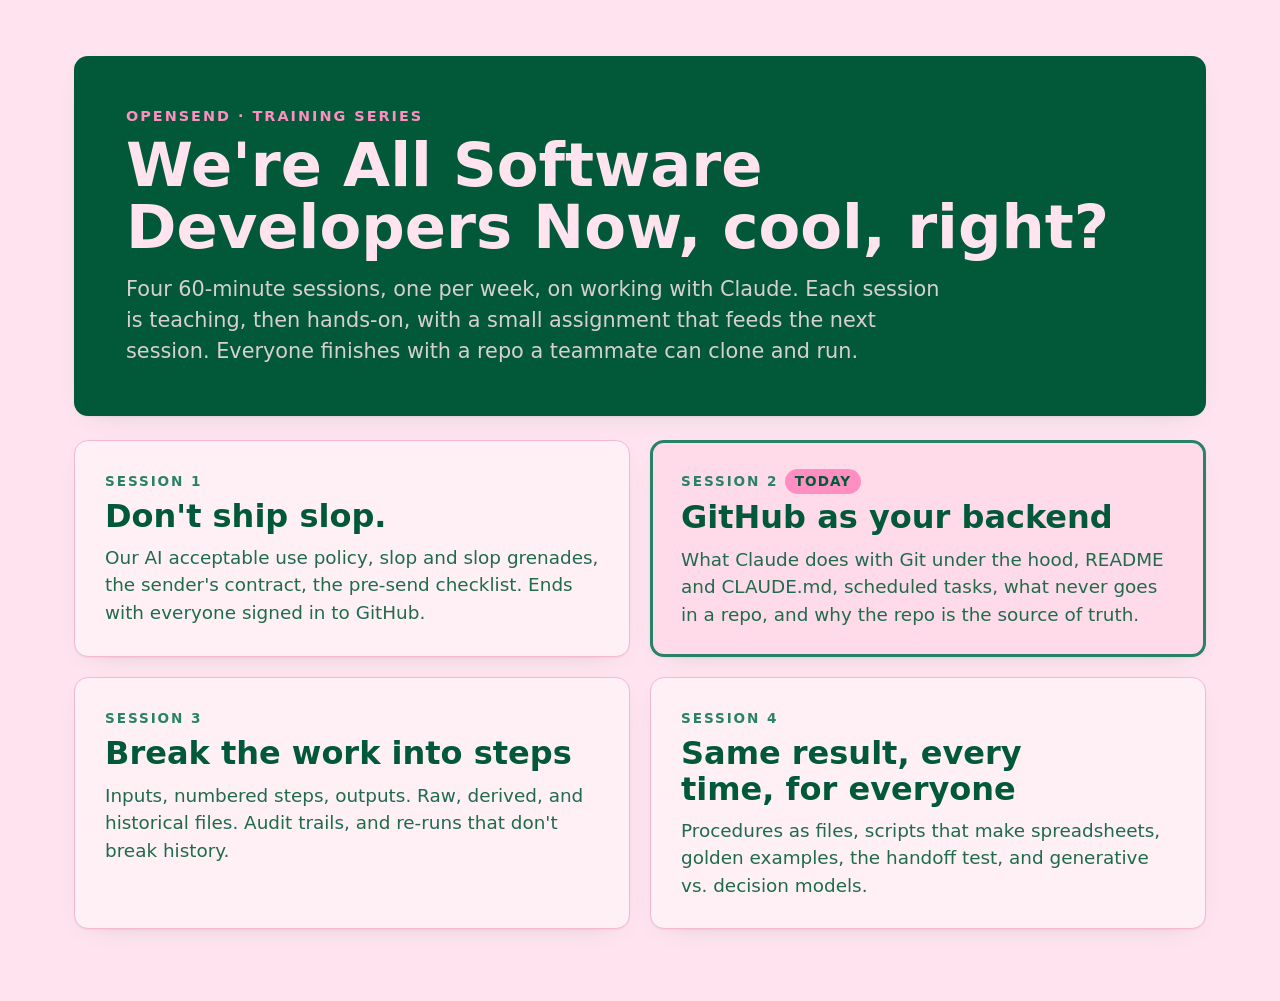
<file: slides/index.html>
<!doctype html>
<html lang="en">
<head>
<meta charset="utf-8">
<meta name="viewport" content="width=device-width, initial-scale=1">
<title>We're All Software Developers Now, cool, right?</title>
<link rel="stylesheet" href="deck.css?v=2026-11-20">
</head>
<body>
<main class="index-wrap">
  <header class="index-head">
    <span class="eyebrow">Opensend · Training series</span>
    <h1>We're All Software Developers Now, cool, right?</h1>
    <p>Four 60-minute sessions, one per week, on working with Claude. Each session is teaching, then hands-on, with a small assignment that feeds the next session. Everyone finishes with a repo a teammate can clone and run.</p>
  </header>

  <ul class="session-list">
    <li><a href="session-01.html">
      <span class="eyebrow">Session 1</span>
      <h2>Don't ship slop.</h2>
      <p>Our AI acceptable use policy, slop and slop grenades, the sender's contract, the pre-send checklist. Ends with everyone signed in to GitHub.</p>
    </a></li>
    <li><a href="session-02.html" class="today">
      <span class="eyebrow">Session 2 <span class="today-tag">Today</span></span>
      <h2>GitHub as your backend</h2>
      <p>What Claude does with Git under the hood, README and CLAUDE.md, scheduled tasks, what never goes in a repo, and why the repo is the source of truth.</p>
    </a></li>
    <li><a href="session-03.html">
      <span class="eyebrow">Session 3</span>
      <h2>Break the work into steps</h2>
      <p>Inputs, numbered steps, outputs. Raw, derived, and historical files. Audit trails, and re-runs that don't break history.</p>
    </a></li>
    <li><a href="session-04.html">
      <span class="eyebrow">Session 4</span>
      <h2>Same result, every time, for everyone</h2>
      <p>Procedures as files, scripts that make spreadsheets, golden examples, the handoff test, and generative vs. decision models.</p>
    </a></li>
  </ul>

</main>
</body>
</html>
</file>
<file: slides/deck.css>
/*
  Slide deck styles for We're All Software Developers Now.
  Pink and green theme: pink ground and cards, green type,
  green bands with pink type, one hot-pink accent.
  Self-contained: no web fonts, no external requests.
*/
:root{
  color-scheme:light;
  --ground:#ffe4ef; --ground-2:#ffd3e4; --card:#fff0f6; --card-2:#ffdcea;
  --ink:#0b4d33; --ink-2:#1f6b4c; --ink-3:#3d7a60;
  --green:#288364; --green-dark:#025939; --green-light:#059765;
  --band:#156b4b; --lime:#ff8fc0; --lime-dark:#f26aa8; --on-green:#ffe4ef;
  --border:#f5b8d0; --border-soft:#fbd0e1;
  --shadow:0 1px 2px rgba(28,28,28,.05), 0 8px 28px -18px rgba(2,89,57,.28);
  --radius:14px;
  /* "Opensend" watermark behind every slide: green on light slides, pink on green slides, 14% opacity */
  --wm-light:url("data:image/svg+xml,%3Csvg xmlns='http://www.w3.org/2000/svg' width='260' height='140' viewBox='0 0 260 140'%3E%3Cg font-family='Inter,system-ui,-apple-system,Helvetica,Arial,sans-serif' font-weight='800' font-size='26' fill='%23288364' opacity='.14'%3E%3Ctext x='8' y='52' transform='rotate(-15 8 52)'%3EOpensend%3C/text%3E%3Ctext x='136' y='122' transform='rotate(-15 136 122)'%3EOpensend%3C/text%3E%3C/g%3E%3C/svg%3E");
  --wm-dark:url("data:image/svg+xml,%3Csvg xmlns='http://www.w3.org/2000/svg' width='260' height='140' viewBox='0 0 260 140'%3E%3Cg font-family='Inter,system-ui,-apple-system,Helvetica,Arial,sans-serif' font-weight='800' font-size='26' fill='%23ffe4ef' opacity='.14'%3E%3Ctext x='8' y='52' transform='rotate(-15 8 52)'%3EOpensend%3C/text%3E%3Ctext x='136' y='122' transform='rotate(-15 136 122)'%3EOpensend%3C/text%3E%3C/g%3E%3C/svg%3E");
  /* one slide unit: 1% of the slide width, whatever the window shape */
  --u:min(1vw, 1.6vh);
  --display:'Darker Grotesque','Inter',system-ui,-apple-system,'Segoe UI',Roboto,Helvetica,Arial,sans-serif;
  --body:'Inter','Inter var',system-ui,-apple-system,'Segoe UI',Roboto,Helvetica,Arial,sans-serif;
  --mono:ui-monospace,'SF Mono',Menlo,Consolas,monospace;
}
*{box-sizing:border-box}
html{-webkit-text-size-adjust:100%}
body{
  margin:0;background:var(--ground);color:var(--ink);
  font-family:var(--body);line-height:1.5;
  -webkit-font-smoothing:antialiased;text-rendering:optimizeLegibility;
}
h1,h2,h3{font-family:var(--display);color:var(--ink);text-wrap:balance;margin:0}
p{margin:0}
strong{font-weight:650;color:var(--ink)}
a{color:var(--green)}
code{white-space:nowrap;font-family:var(--mono);font-size:.9em;background:var(--card-2);border:1px solid var(--border-soft);border-radius:6px;padding:.05em .35em}

/* ---------- slides (stacked: no-JS, print, and the default) ---------- */
.deck{display:flex;flex-direction:column;align-items:center;gap:calc(var(--u)*3);padding:calc(var(--u)*3) 16px}
.slide{
  position:relative;width:min(100%, 160vh);aspect-ratio:16/9;
  background:var(--card);border:1px solid var(--border);border-radius:var(--radius);box-shadow:var(--shadow);
  padding:calc(var(--u)*5) calc(var(--u)*6) calc(var(--u)*7.5);
  display:flex;flex-direction:column;justify-content:center;overflow:hidden;
  font-size:calc(var(--u)*2.1);
}
/* busy slides (step lists, tables) step the type down so nothing overflows */
.slide.top,.slide.dense{font-size:calc(var(--u)*1.6)}
.slide.top ol.steps li,.slide.top ul.points li{--pad:.62em}
.slide.top ol.steps,.slide.top ul.points{margin-top:1.2em}
/* green slides inside a deck are a step lighter than the title (cover) slide */
.slide.band{background:var(--band);color:var(--on-green);border-color:var(--band)}
.slide.band.cover{background:var(--green-dark);border-color:var(--green-dark)}
.slide.band h1,.slide.band h2,.slide.band h3,.slide.band strong{color:var(--on-green)}
.band code{background:rgba(245,247,238,.14);border-color:rgba(245,247,238,.24);color:var(--on-green)}
.band .ask code{background:var(--card-2);border-color:var(--border-soft);color:var(--ink)}
.slide.quiet{background:var(--ground-2)}
.slide.top{justify-content:flex-start}
/* Opensend watermark on every slide: green text on light slides, pink text on green ones */
.slide,.slide.quiet{background-image:var(--wm-light);background-size:calc(var(--u)*24) auto;background-repeat:repeat}
.slide.band,.slide.band.cover{background-image:var(--wm-dark);background-size:calc(var(--u)*24) auto;background-repeat:repeat}

/* ---------- deck mode (deck.js adds .deck-on) ---------- */
body.deck-on{overflow:hidden;height:100vh}
body.deck-on .deck{height:100vh;justify-content:center;padding:0 16px calc(var(--u)*4)}
body.deck-on .slide{display:none;width:min(100%, 150vh)}
body.deck-on .slide.active{display:flex}
.controls{display:none}
body.deck-on .controls{
  display:flex;position:fixed;left:0;right:0;bottom:0;align-items:center;justify-content:space-between;
  padding:10px 16px;font-size:13px;color:var(--ink-3);
}
.controls a{color:var(--ink-3);text-decoration:none}
.controls a:hover{color:var(--green)}
.controls button{
  font:inherit;color:var(--ink-2);background:var(--card);border:1px solid var(--border);border-radius:99px;
  padding:4px 14px;cursor:pointer;
}
.controls button:hover{border-color:var(--green);color:var(--green-dark)}
.controls .nav{display:flex;align-items:center;gap:10px}
.controls .count{font-variant-numeric:tabular-nums;min-width:4.5em;text-align:center}

/* ---------- type ---------- */
.eyebrow{
  display:inline-flex;align-items:center;gap:.5em;
  font-weight:600;font-size:.62em;letter-spacing:.14em;text-transform:uppercase;color:var(--green);
}
.band .eyebrow{color:var(--lime)}
h1.hero{font-weight:800;font-size:3.1em;line-height:1;letter-spacing:-.01em;margin-top:.25em}
h2.title{font-weight:800;font-size:2.05em;line-height:1.05;margin-top:.2em}
.lede{font-size:1.15em;line-height:1.45;margin-top:.9em;max-width:38em}
.band .lede{color:color-mix(in srgb,var(--on-green) 88%,transparent)}
.copy{color:var(--ink-2);line-height:1.55;margin-top:.8em;max-width:42em}
.fine{font-size:.7em;color:var(--ink-3);margin-top:1.2em}
.band .fine{color:color-mix(in srgb,var(--on-green) 60%,transparent)}
.meta{font-size:.8em;margin-top:1.4em;color:color-mix(in srgb,var(--on-green) 75%,transparent)}

/* the one lime moment: the single ask */
.ask{margin-top:1.1em;align-self:flex-start;background:var(--lime);color:var(--ink);border-radius:10px;padding:.55em .9em;font-weight:650;font-size:.95em}
.band .ask strong{color:var(--ink)}

/* ---------- quote slide ---------- */
blockquote.quote{margin:.35em 0 0;font-family:var(--display);font-weight:800;font-size:2.5em;line-height:1.08;text-wrap:balance;max-width:20em}
.band blockquote.quote{color:var(--on-green)}
.cite{margin-top:1.4em;font-size:.72em;line-height:1.5;color:var(--ink-3)}
.band .cite{color:color-mix(in srgb,var(--on-green) 70%,transparent)}
.band .cite a{color:var(--lime);text-underline-offset:.2em}
.band .cite a:hover{color:var(--on-green)}

/* ---------- cost chart: bars to scale, one segment per 30 minutes ---------- */
.cost{margin-top:1.5em;display:grid;grid-template-columns:auto 1fr auto;column-gap:1em;row-gap:.9em;align-items:center}
.cost + .ask{margin-top:1.8em}
.cost-row{display:contents}
.cost .who{font-weight:650;color:var(--ink);white-space:nowrap;font-size:.9em}
.cost .track{display:flex;align-items:center;gap:.5em;min-width:0}
/* 300 minutes fills the track, leaving room for the label */
.cost .bar{flex:none;height:1.75em;border-radius:6px;width:calc((100% - 5.2em) * var(--m) / 300);
  background:var(--ink) repeating-linear-gradient(90deg,transparent 0 calc(100% * 30 / var(--m) - 3px),var(--card) calc(100% * 30 / var(--m) - 3px) calc(100% * 30 / var(--m)))}
.cost .saved .bar{background:var(--lime);box-shadow:inset 0 0 0 1px var(--lime-dark)}
.cost .val{white-space:nowrap;font-weight:700;color:var(--ink);font-variant-numeric:tabular-nums}
.cost .saved .val{color:var(--green-dark)}
.cost .x{font-family:var(--display);font-weight:800;font-size:1.5em;line-height:1;color:var(--ink);min-width:2.2em;text-align:right;font-variant-numeric:tabular-nums}

/* ---------- lists ---------- */
ul.points{list-style:none;margin:.9em 0 0;padding:0;max-width:44em}
ul.points li{--pad:.42em;position:relative;padding:var(--pad) 0 var(--pad) 1.1em;border-bottom:1px solid var(--border-soft);color:var(--ink-2);line-height:1.45}
ul.points li:last-child{border-bottom:0}
/* marker centered on the first line: padding + half the 1.45 line height */
ul.points li::before{content:"";position:absolute;left:0;top:calc(var(--pad) + .725em);transform:translateY(-50%);width:.42em;height:.42em;border-radius:99px;background:var(--green)}
ul.points strong{color:var(--ink)}
.band ul.points li{color:color-mix(in srgb,var(--on-green) 88%,transparent);border-color:rgba(245,247,238,.14)}
.band ul.points li::before{background:var(--lime)}

ol.steps{list-style:none;margin:.9em 0 0;padding:0;counter-reset:s;max-width:46em}
ol.steps li{--pad:.42em;counter-increment:s;position:relative;padding:var(--pad) 0 var(--pad) 2em;border-bottom:1px solid var(--border-soft);color:var(--ink-2);line-height:1.45}
ol.steps li:last-child{border-bottom:0}
ol.steps li::before{
  content:counter(s);position:absolute;left:0;width:1.35em;height:1.35em;border-radius:99px;
  background:var(--green-dark);color:var(--on-green);font-size:.82em;font-weight:700;line-height:1;
  display:flex;align-items:center;justify-content:center;
  /* centered on the first line of text; the badge's em is .82 of the item's */
  top:calc((var(--pad) + .725em) / .82);transform:translateY(-50%);
}
ol.steps strong{color:var(--ink)}

/* ---------- tables ---------- */
table.agenda{border-collapse:collapse;width:100%;max-width:40em;margin-top:.8em}
.agenda td{padding:.75em 0;border-bottom:1px solid var(--border-soft);vertical-align:baseline}
.agenda tr:last-child td{border-bottom:0}
.agenda .t{font-variant-numeric:tabular-nums;white-space:nowrap;width:5.5em;color:var(--green-dark);font-weight:650}

table.grid{border-collapse:collapse;width:100%;margin-top:1.1em;font-size:.88em;background:var(--card);border:1px solid var(--border);border-radius:var(--radius);overflow:hidden}
.grid th,.grid td{text-align:left;padding:.72em .9em;border-bottom:1px solid var(--border-soft);vertical-align:top}
.grid thead th{background:var(--card-2);font-weight:650;font-size:.72em;letter-spacing:.08em;text-transform:uppercase;color:var(--ink-3)}
.grid tbody tr:last-child td{border-bottom:0}
.grid td:first-child{white-space:nowrap}

/* ---------- blocks ---------- */
.callout{border-left:3px solid var(--green);background:var(--card-2);border-radius:0 var(--radius) var(--radius) 0;padding:.8em 1.1em;margin-top:1em;max-width:44em;color:var(--ink-2)}
.callout .tag{font-size:.62em;font-weight:700;letter-spacing:.12em;text-transform:uppercase;color:var(--green);display:block;margin-bottom:.35em}
.cols{display:grid;grid-template-columns:1fr 1fr;gap:1.2em;margin-top:1em}
.agenda-cols{margin-top:1.3em}
.agenda-cols .panel h3{color:var(--green-dark)}
.agenda-cols ul.points li{--pad:.36em}
.panel{border:1px solid var(--border);border-radius:var(--radius);background:var(--card);padding:.9em 1.1em}
.panel h3{font-size:1.15em;font-weight:800}
.panel.bad{background:var(--card-2)}
.panel.good{border-color:color-mix(in srgb,var(--green) 45%,transparent);background:#eef6f1}
.panel ul.points{margin-top:.4em}
.pill{display:inline-block;font-size:.62em;font-weight:650;letter-spacing:.06em;text-transform:uppercase;padding:.15em .7em;border-radius:99px;border:1px solid var(--border);background:var(--card-2);color:var(--ink-2);white-space:nowrap;vertical-align:middle}
.pill.go{border-color:color-mix(in srgb,var(--green) 45%,transparent);background:#e7f2ec;color:var(--green-dark)}
.pill.new{border-color:var(--lime-dark);background:var(--lime);color:var(--ink)}
.slide-foot{position:absolute;left:calc(var(--u)*6);right:calc(var(--u)*6);bottom:calc(var(--u)*2.2);display:flex;justify-content:space-between;font-size:.55em;letter-spacing:.12em;text-transform:uppercase;color:var(--ink-3)}
.band .slide-foot{color:color-mix(in srgb,var(--on-green) 50%,transparent)}

/* ---------- index page ---------- */
.index-wrap{max-width:1180px;margin:0 auto;padding:56px 24px 72px}
.index-head{background:var(--green-dark);color:var(--on-green);border-radius:var(--radius);padding:48px 52px;box-shadow:var(--shadow)}
.index-head h1{color:var(--on-green);font-weight:800;font-size:clamp(2.4rem,6vw,3.8rem);line-height:1.02;margin-top:6px}
.index-head .eyebrow{font-size:.9rem;color:var(--lime)}
.index-head p{margin-top:16px;font-size:1.3rem;line-height:1.5;color:color-mix(in srgb,var(--on-green) 85%,transparent);max-width:40em}
.session-list{list-style:none;margin:24px 0 0;padding:0;display:grid;grid-template-columns:1fr 1fr;gap:20px}
.session-list a{display:block;height:100%;background:var(--card);border:1px solid var(--border);border-radius:var(--radius);box-shadow:var(--shadow);padding:28px 30px;text-decoration:none;color:var(--ink-2)}
.session-list a:hover{border-color:var(--green)}
.session-list .eyebrow{font-size:.85rem}
.session-list h2{font-weight:800;font-size:2rem;line-height:1.1;color:var(--green-dark);margin-top:6px}
.session-list p{margin-top:10px;font-size:1.15rem;line-height:1.5}
/* the session happening today: highlighted card and a "Today" tag */
.session-list a.today{border:3px solid var(--green);background:color-mix(in srgb,var(--lime) 22%,var(--card));padding:26px 28px}
.today-tag{background:var(--lime);color:var(--green-dark);border-radius:99px;padding:.2em .7em;letter-spacing:.08em}
@media (max-width:640px){
  .session-list{grid-template-columns:1fr}
  .index-head{padding:26px 22px}
  .cols{grid-template-columns:1fr}
}

/* ---------- print: one slide per page ---------- */
@media print{
  @page{size:landscape;margin:0}
  body{background:#fff}
  .controls{display:none !important}
  .deck{padding:0;gap:0}
  .slide,body.deck-on .slide{display:flex !important;width:100vw;height:100vh;aspect-ratio:auto;border-radius:0;box-shadow:none;border:0;page-break-after:always;--u:1vw}
}
</file>
